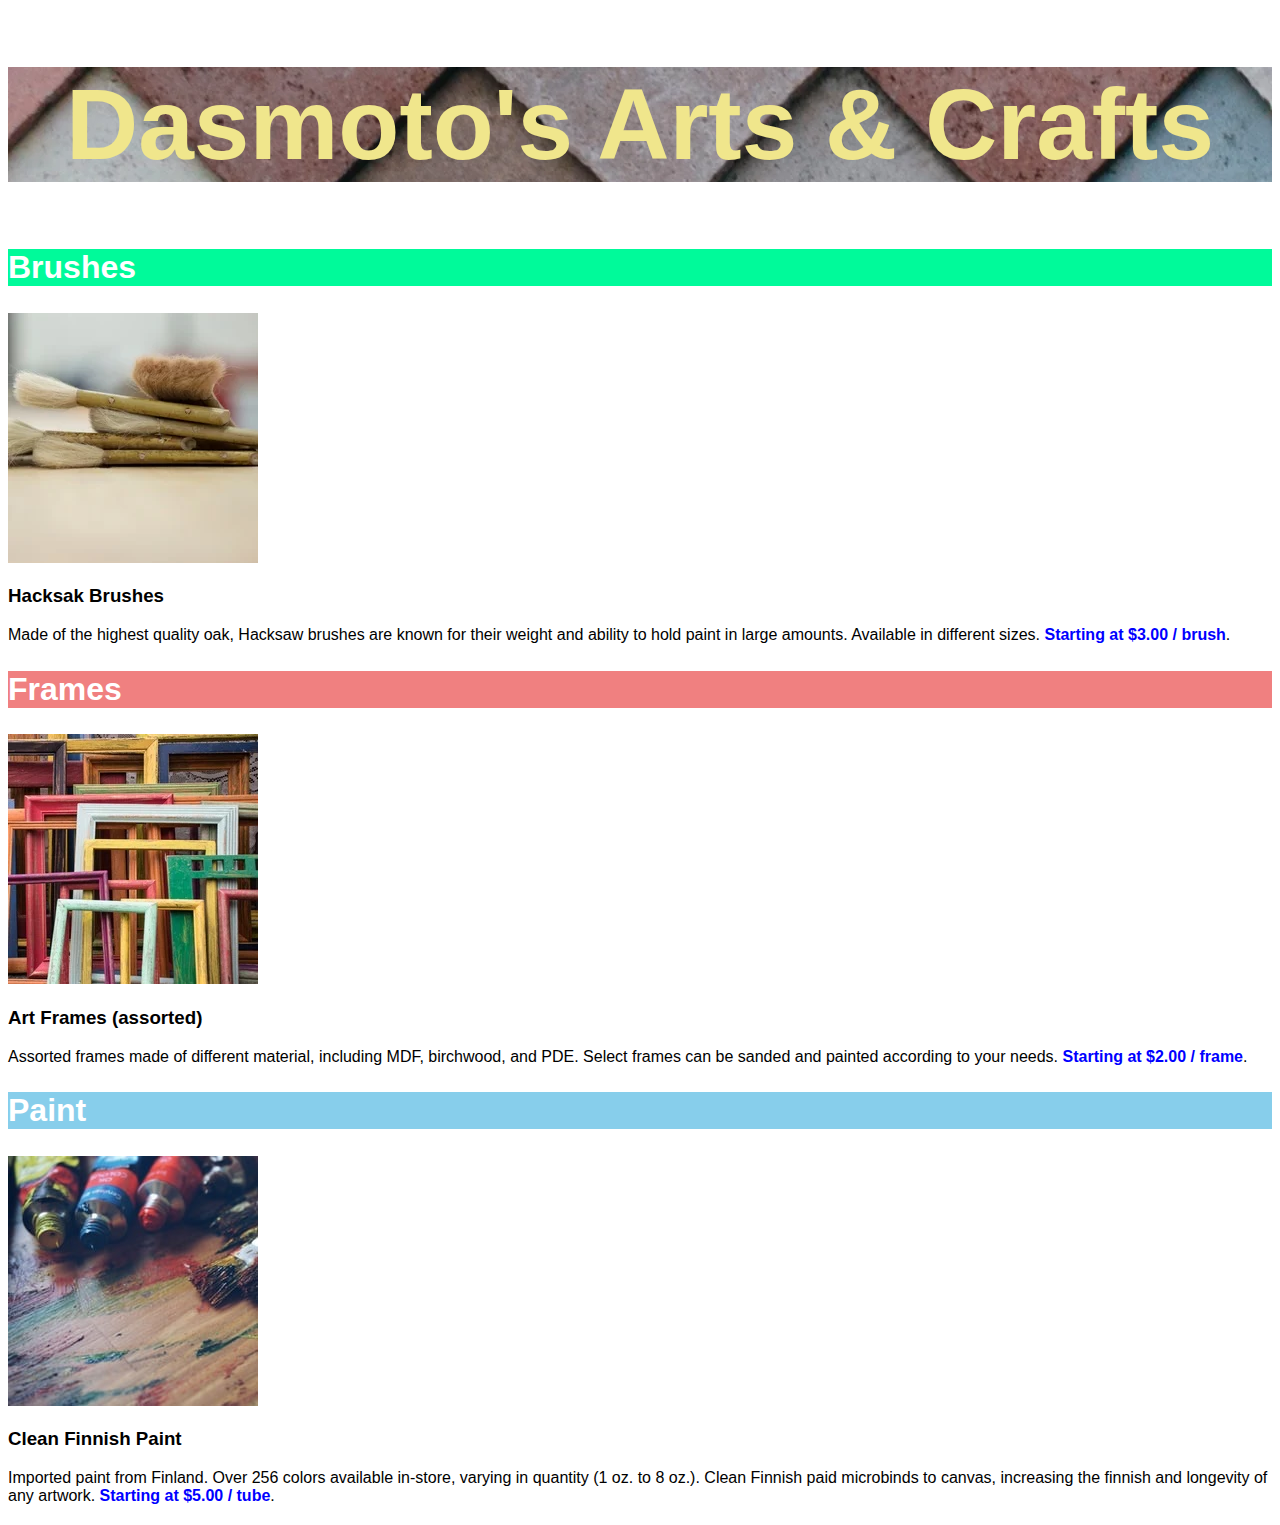
<file: Dasmoto/index.html>
<!DOCTYPE html>
<html>
    <head>
        <title>Dasmoto's project - Inaki Juaniz-Velilla</title>
        <link href="./resources/css/index.css" type="text/css" rel="stylesheet" />
    </head>
    <body>
        <header>
            <h1>Dasmoto's Arts & Crafts</h1>
        </header>
        <main>
            <section>
                <h2 class="first">Brushes</h2>
                <img src="./resources/img/hacksaw.webp" alt="Paint brushes on a table">
                <h3>Hacksak Brushes</h3>
                <p>Made of the highest quality oak, Hacksaw brushes are known for their weight and ability to hold paint in large amounts. Available in different sizes. <span class="price-highlighted">Starting at $3.00 / brush</span>.</p>
            </section>
            <section>
                <h2 class="second">Frames</h2>
                <img src="./resources/img/frames.webp" alt="Paint brushes on a table">
                <h3>Art Frames (assorted)</h3>
                <p>Assorted frames made of different material, including MDF, birchwood, and PDE. Select frames can be sanded and painted according to your needs. <span class="price-highlighted">Starting at $2.00 / frame</span>.</p>
            </section>
            <section>
                <h2 class="third">Paint</h2>
                <img src="./resources/img/finnish.jpeg" alt="Paint brushes on a table">
                <h3>Clean Finnish Paint</h3>
                <p>Imported paint from Finland. Over 256 colors available in-store, varying in quantity (1 oz. to 8 oz.). Clean Finnish paid microbinds to canvas, increasing the finnish and longevity of any artwork. <span class="price-highlighted">Starting at $5.00 / tube</span>.</p>
            </section>
        </main>
    </body>
</html>
</file>
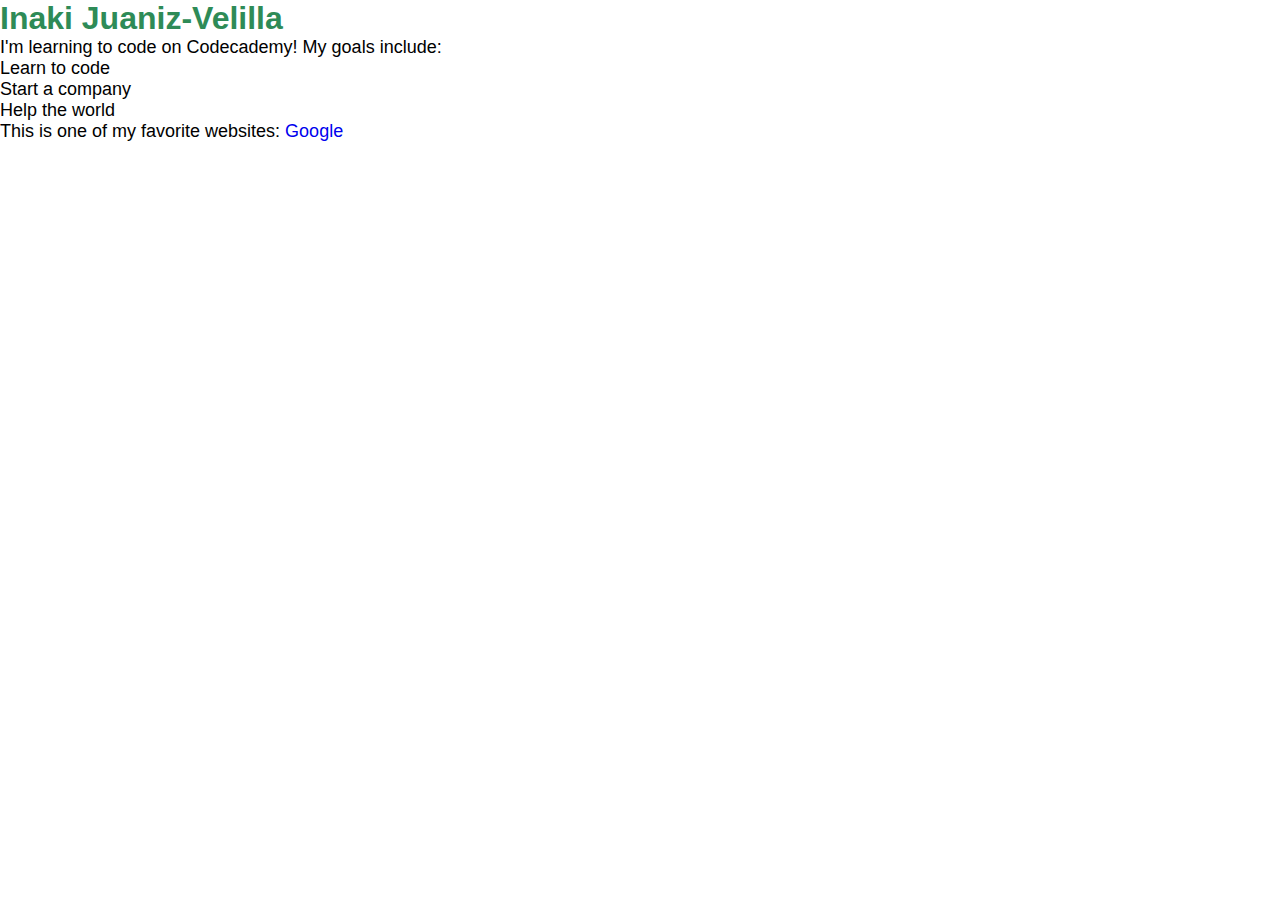
<file: DevProject/index.html>
<!DOCTYPE html>
<html>
    <head>
        <title>My Codeacademy Test Site</title>
        <link href="./resources/css/index.css" type="text/css" rel="stylesheet">
    </head>
    
    <body>
        <h1>Inaki Juaniz-Velilla</h1>
        <p>I'm learning to code on Codecademy! My goals include:</p>
        <ul>
            <li>Learn to code</li>
            <li>Start a company</li>
            <li>Help the world</li>
        </ul>
        <p>This is one of my favorite websites: <a href="https://www.google.com/" target="_blank">Google</a></p>
    </body>
</html>
</file>
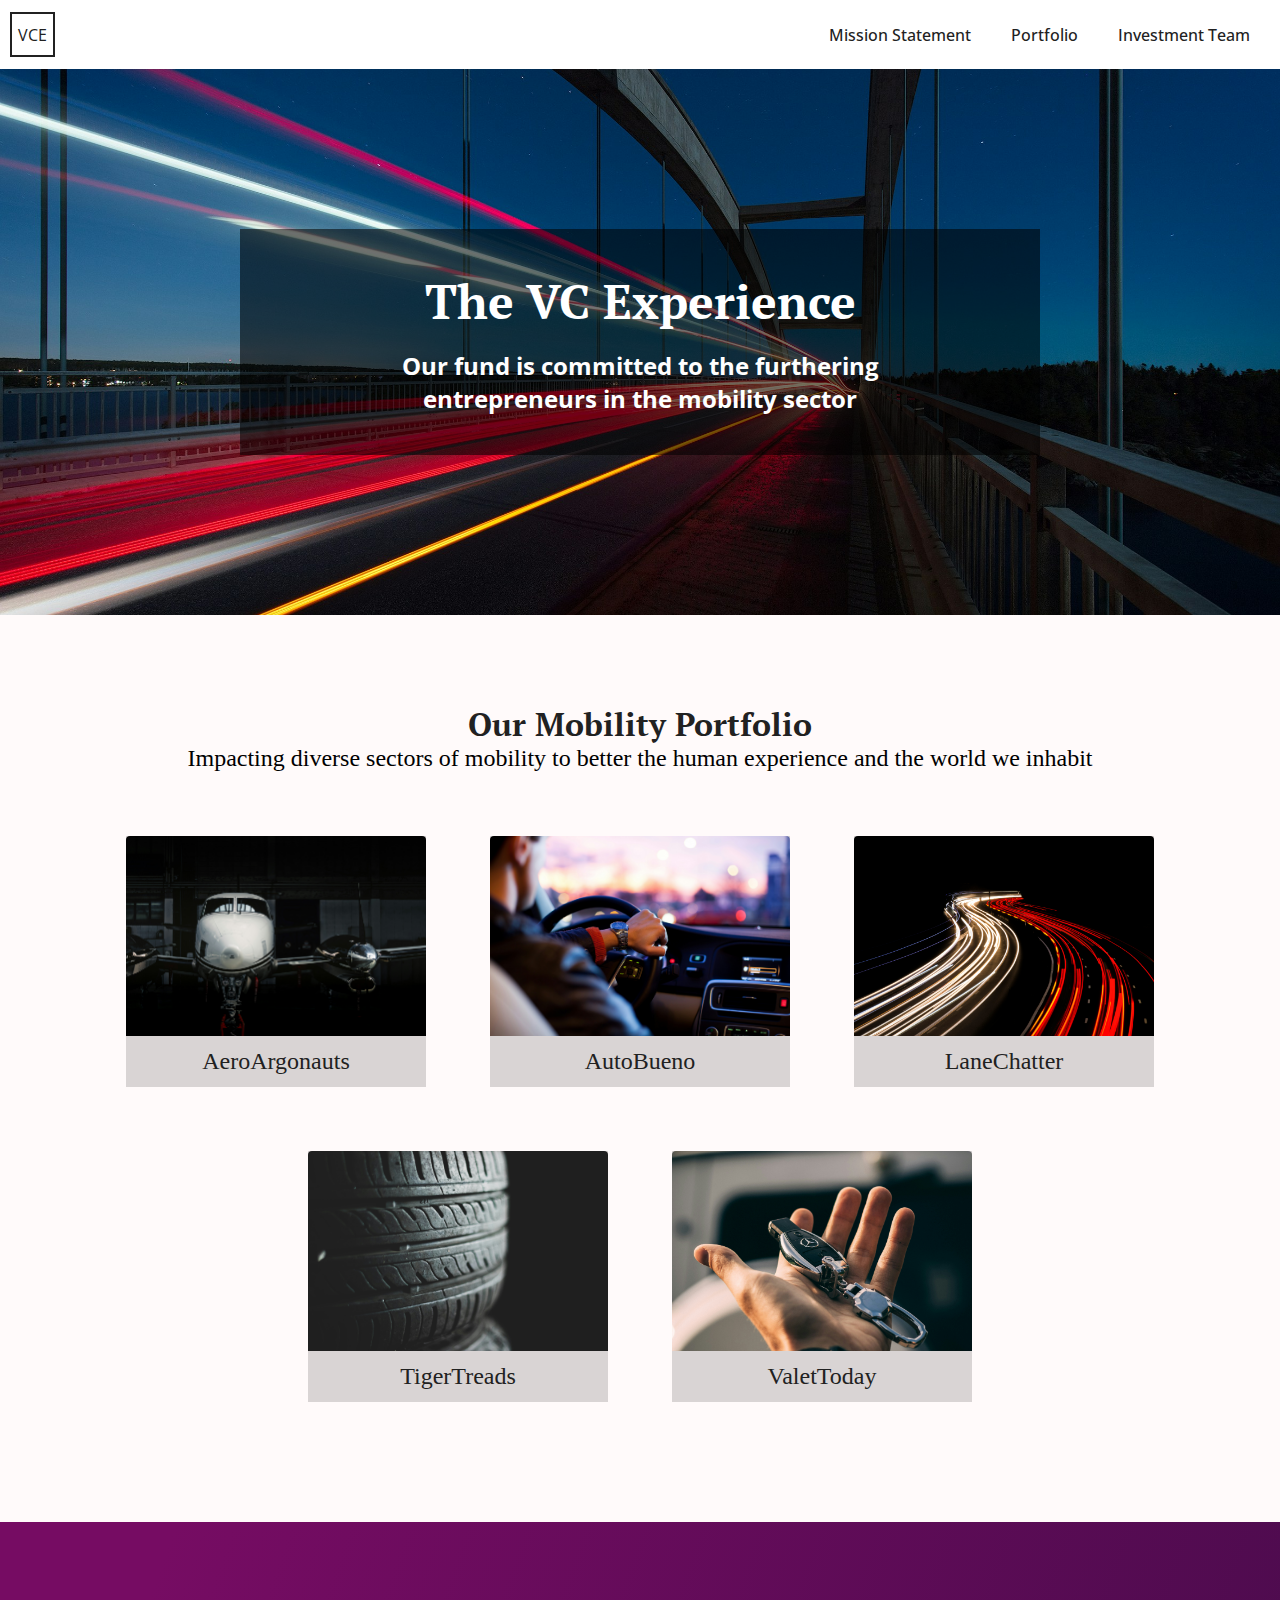
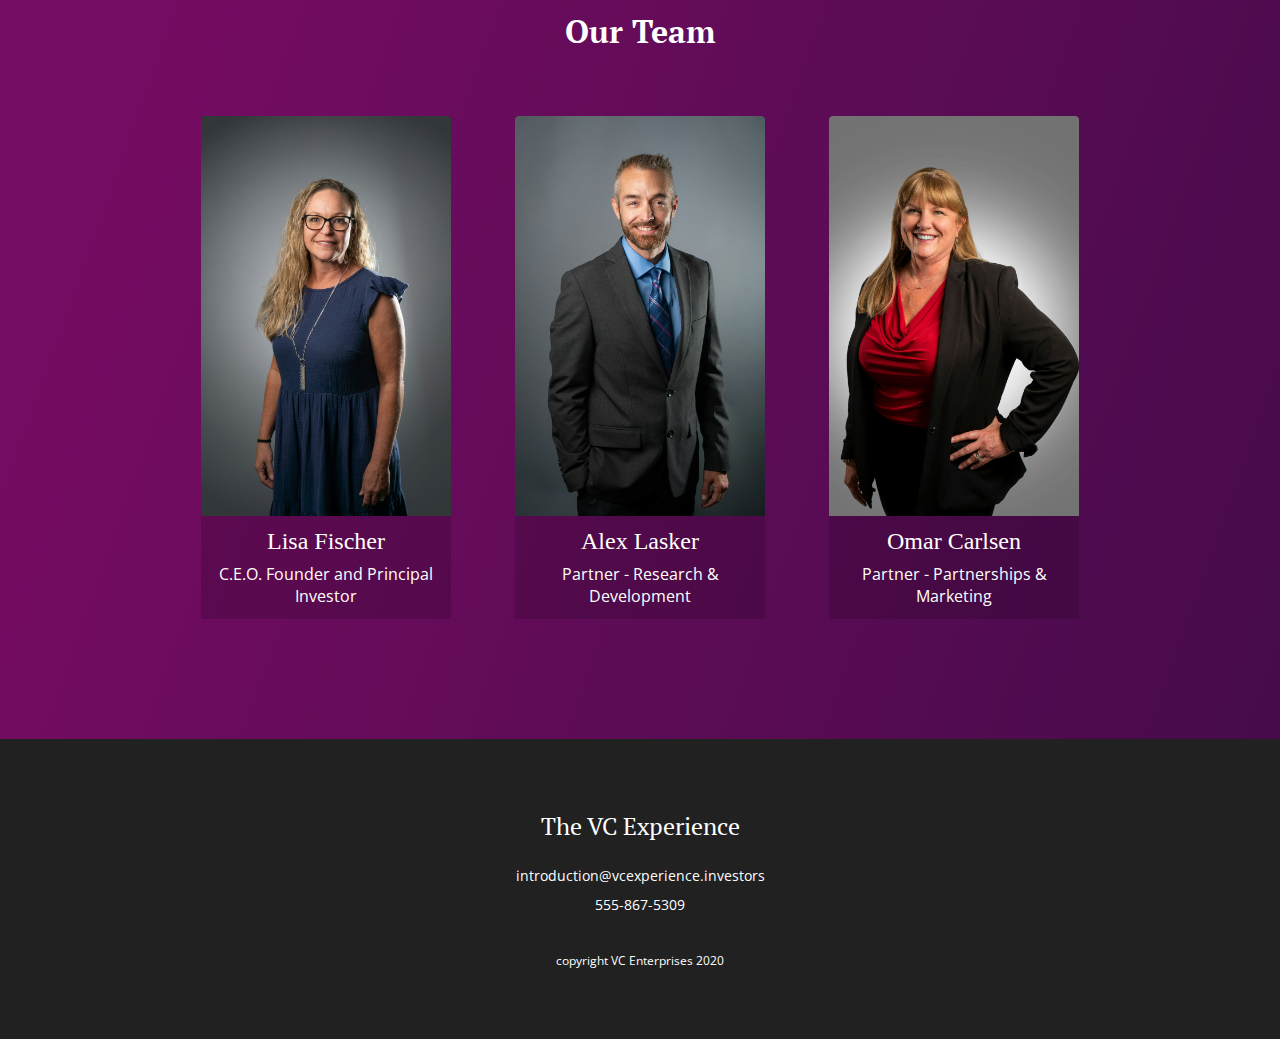
<file: flexbox-business-site/index.html>
<!DOCTYPE html>
<html lang="en">
<head>
    <meta charset="UTF-8">
    <meta http-equiv="X-UA-Compatible" content="IE=edge">
    <meta name="viewport" content="width=device-width, initial-scale=1.0">
    <title>Flexbox Business Site Project</title>
    <link rel="preconnect" href="https://fonts.googleapis.com">
    <link rel="preconnect" href="https://fonts.gstatic.com" crossorigin>
    <link href="https://fonts.googleapis.com/css2?family=Open+Sans:ital,wght@0,300..800;1,300..800&family=PT+Serif:ital,wght@0,400;0,700;1,400;1,700&display=swap" rel="stylesheet">
    <link href="styles.css" type="text/css" rel="stylesheet">
</head>
<body>
    <nav class="navbar">
        <div class="nav-logo-container">
            <a href="#" class="logo">VCE</a>
        </div>
        <ul>
            <li><a href="#">Mission Statement</a></li>
            <li><a href="#">Portfolio</a></li>
            <li><a href="#">Investment Team</a></li>
        </ul>
    </nav>
    <main>
        <header>
            <div class="header-container">
                <h1>The VC Experience</h1>
                <h3>Our fund is committed to the furthering entrepreneurs in the mobility sector</h3>
            </div>
        </header>
        <section class="portfolio">
            <div class="portfolio-header-container">
                <h2 class="section-header">Our Mobility Portfolio</h2>
                <div class="section-subheader">Impacting diverse sectors of mobility to better the human experience and the world we inhabit</div>
            </div>
            <div class="portfolio-card-container">
                <div class="card card-portfolio card-one">
                    <img src="images/david-b-o27uCBOPbG0-unsplash.jpg" class="card-image" />
                    <div class="card-label">AeroArgonauts</div>
                </div>
                <div class="card card-portfolio card-two">
                    <img src="images/why-kei-8e2gal_GIE8-unsplash.jpg" class="card-image" />
                    <div class="card-label">AutoBueno</div>
                </div>
                <div class="card card-portfolio card-three">
                    <img src="images/robin-pierre-dPgPoiUIiXk-unsplash.jpg" class="card-image" />
                    <div class="card-label">LaneChatter</div>
                </div>
                <div class="card card-portfolio card-four">
                    <img src="images/benjamin-brunner-Ebd514pvJA0-unsplash.jpg" class="card-image" />
                    <div class="card-label">TigerTreads</div>
                </div>
                <div class="card card-portfolio card-five">
                    <img src="images/roland-denes-EWf48MRVUNE-unsplash.jpg" class="card-image" />
                    <div class="card-label">ValetToday</div>
                </div>
            </div>
        </section>
        <section class="team">
            <div class="team-header-container">
                <h2 class="section-header">Our Team</h2>
            </div>
            <div class="team-container">
                <div class="card card-team card-one">
                    <img src="images/tony-luginsland-ODrd-02Q6JI-unsplash.jpg" class="card-image" />
                    <div class="card-label-container">
                        <div class="name">Lisa Fischer</div>
                        <div class="role">C.E.O. Founder and Principal Investor</div>
                    </div>
                </div>
                <div class="card card-team card-two">
                    <img src="images/tony-luginsland-LSh8xlEoNZc-unsplash.jpg" class="card-image" />
                    <div class="card-label-container">
                        <div class="name">Alex Lasker</div>
                        <div class="role">Partner - Research & Development</div>
                    </div>
                </div>
                <div class="card card-team card-three">
                    <img src="images/tony-luginsland-OswNOXPNU1k-unsplash.jpg" class="card-image" />
                    <div class="card-label-container">
                        <div class="name">Omar Carlsen</div>
                        <div class="role">Partner - Partnerships & Marketing</div>
                    </div>
                </div>
            </div>
        </section>
    </main>
    <footer>
        <div class="footer-title">The VC Experience</div>
        <div class="footer-email">introduction@vcexperience.investors</div>
        <div class="footer-phone">555-867-5309</div>
        <div class="footer-copyright">copyright VC Enterprises 2020</div>
    </footer>
</body>
</html>
</file>
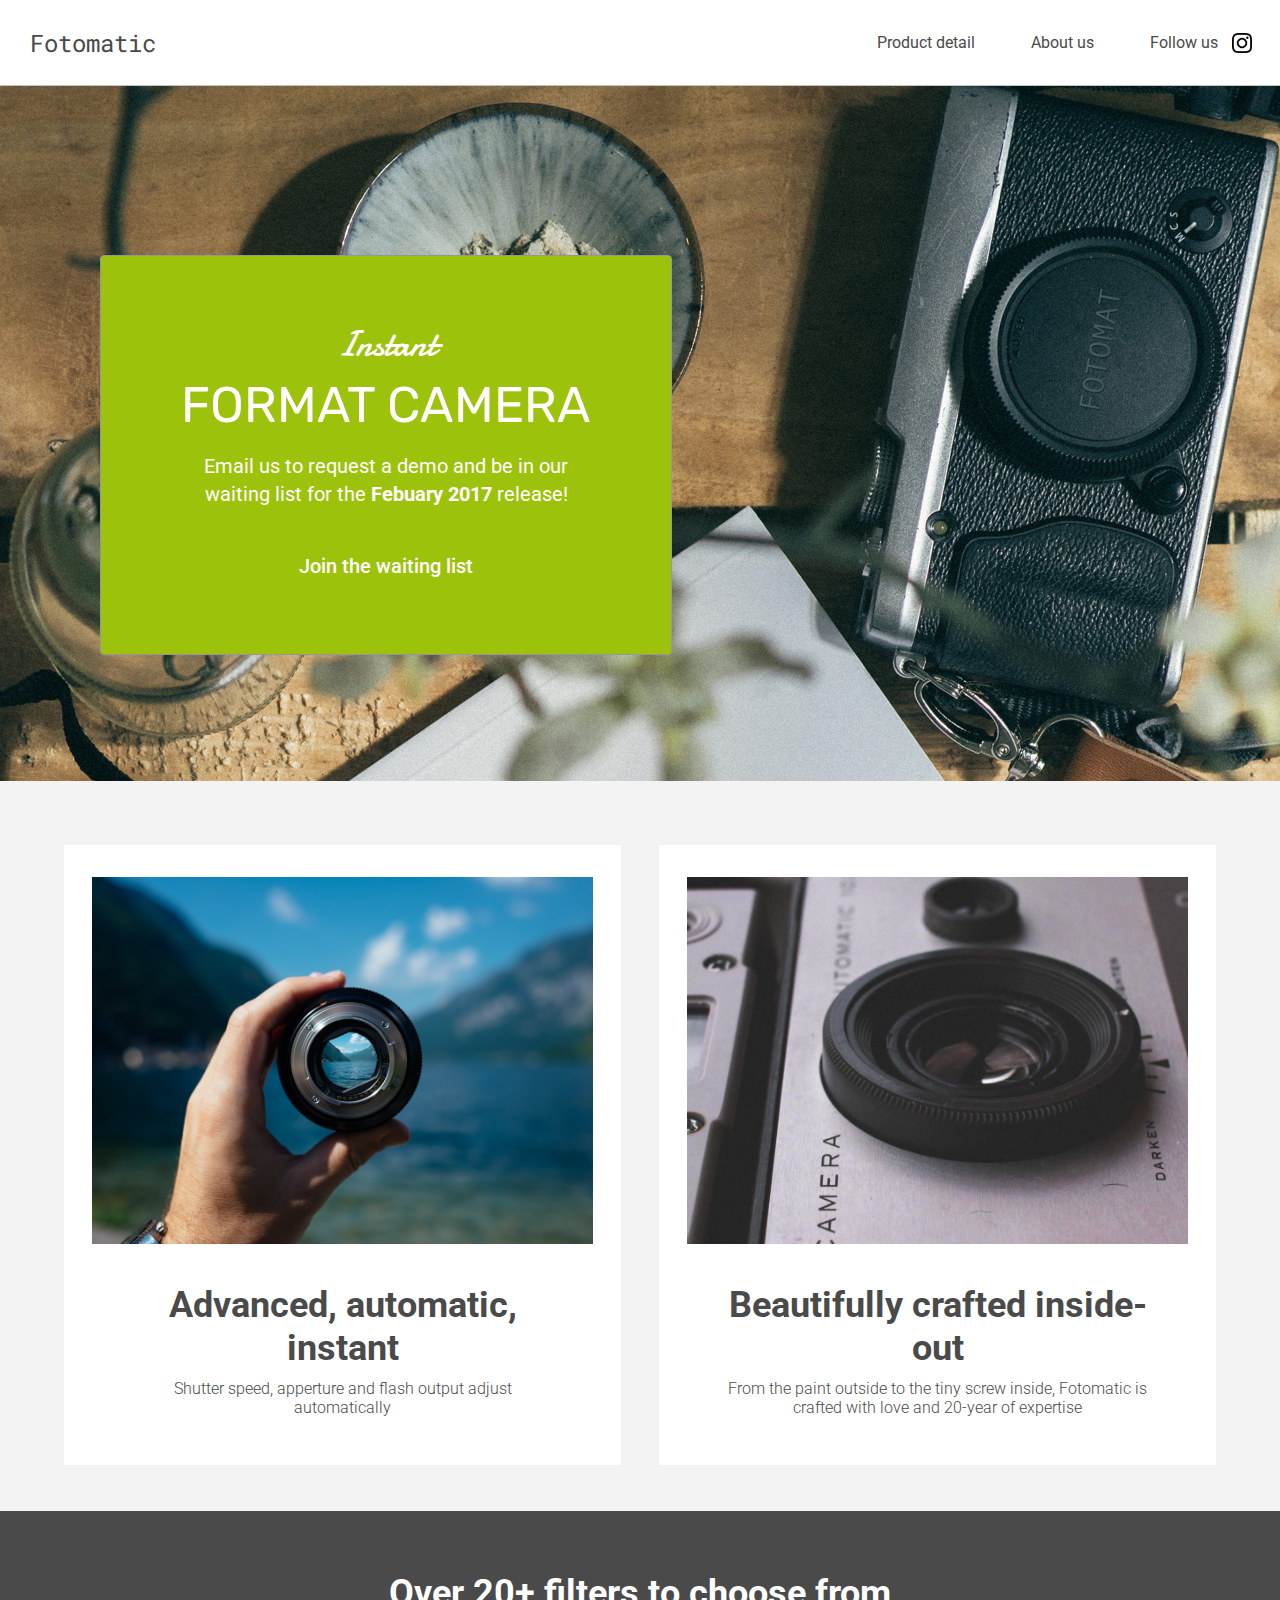
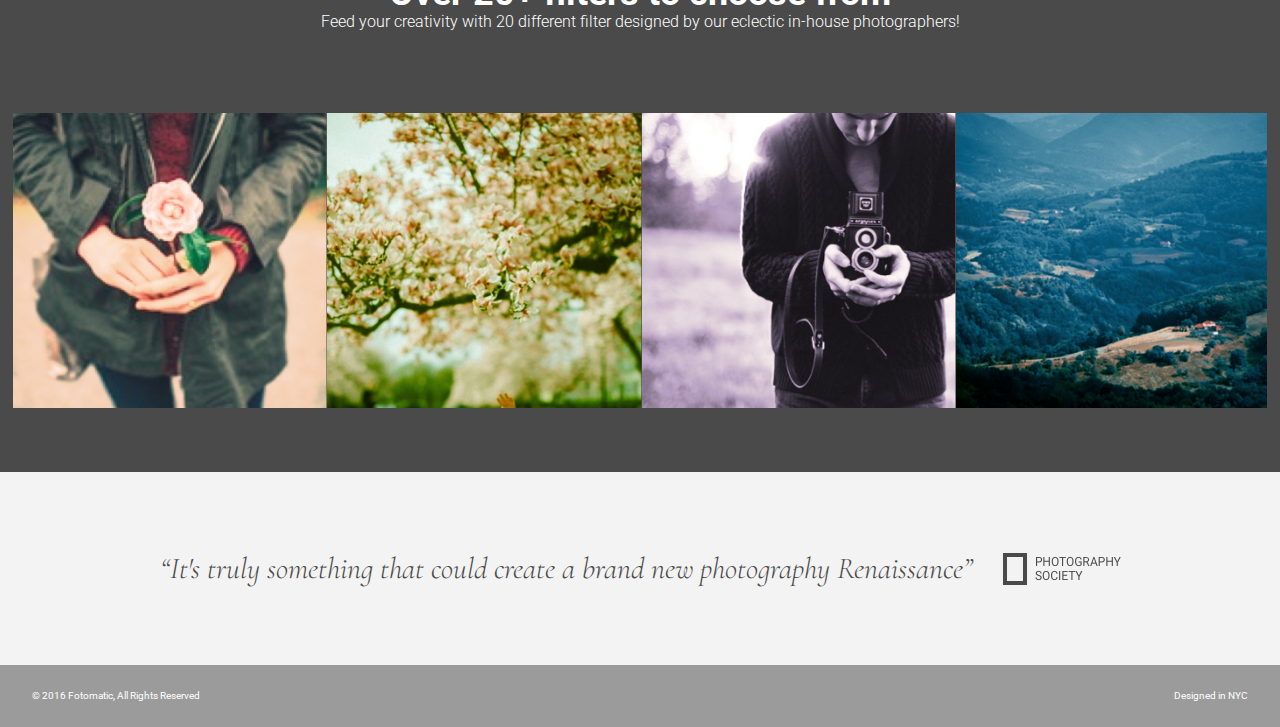
<file: Fotomatic/index.html>
<!DOCTYPE html>
<html lang="en-US">
<head>
  <meta charset="UTF-8">
  <meta name="viewport" content="width=device-width, initial-scale=1, minimum-scale=1">
  <link rel="preconnect" href="https://fonts.googleapis.com">
  <link rel="preconnect" href="https://fonts.gstatic.com" crossorigin>
  <link href="https://fonts.googleapis.com/css?family=Damion" rel="stylesheet">
  <link href="https://fonts.googleapis.com/css?family=Rubik" rel="stylesheet">
  <link href="https://fonts.googleapis.com/css?family=Roboto:300,400,600,700" rel="stylesheet">
  <link href="https://fonts.googleapis.com/css2?family=Roboto+Mono&display=swap" rel="stylesheet">
  <link href="https://fonts.googleapis.com/css2?family=Cormorant+Infant:ital,wght@1,300;1,400&display=swap" rel="stylesheet">
  <link rel="stylesheet" href="./resources/css/reset.css">
  <link rel="stylesheet" href="./resources/css/style.css">
</head>
<body>
  <!-- Header -->
  <header>
    <div class="content">
      <a href="index.html" class="desktop logo">Fotomatic</a>
      <nav class="desktop">
        <ul>
          <li><a href="#">Product detail</a></li>
          <li><a href="#">About us</a></li>
          <li><a href="https://www.instagram.com/">Follow us <img class="icon" src="./resources/images/instagram.png"></a></li>
        </ul>
      </nav>
      <nav class="mobile">
        <ul>
          <li><a href="#"><img src="./resources/images/ic-logo.svg"></a></li>
          <li><a href="#"><img src="./resources/images/ic-product-detail.svg"></a></li>
          <li><a href="#"><img src="./resources/images/ic-about-us.svg"></a></li>
          <li><a href="#" class="button">Join us</a></li>
        </ul>
      </nav>
    </div>
  </header>

  <!-- Main Content -->
  <main class="main-content">

    <!-- Sign Up Section -->
    <section id="sign-up-section" class="banner">
      <div id="sign-up-cta">
        <div class="content center">
          <div class="header">
            <h2 class="cursive">Instant</h2>
            <h1 class="striking">FORMAT CAMERA</h1>
          </div>
          <div class="email">
            <span>
              Email us to request a demo and be in our waiting list for the <strong>Febuary 2017</strong> release!
            </span>
            <div class="button">Join the waiting list</div>
          </div>
        </div>
      </div>
    </section>

    <!-- Features Section -->
    <section id="features-section">
      <div class="feature">
        <div class="center">
          <div class="image-container">
            <img src="./resources/images/feature-1.png" />
          </div>
          <div class="content">
            <h2>Advanced, automatic, instant</h2>
            <h3>Shutter speed, apperture and flash output adjust automatically</h3>
          </div>
        </div>
      </div>
      <div class="feature">
        <div class="center">
          <div class="image-container">
            <img src="./resources/images/feature-2.png" />
          </div>
          <div class="content">
            <h2>Beautifully crafted inside-out</h2>
            <h3>From the paint outside to the tiny screw inside, Fotomatic is crafted with love and 20-year of expertise</h3>
          </div>
        </div>
      </div>
    </section>

    <!-- Filters Section -->
    <section id="filters-section">
      <div class="content center">
        <h2>Over 20+ filters to choose from</h2>
        <h3>Feed your creativity with 20 different filter designed by our eclectic in-house photographers!</h3>
      </div>
      <div class="images-container">
        <div class="image-container">
          <img src="./resources/images/filter-1.png" />
        </div>
        <div class="image-container">
          <img src="./resources/images/filter-2.png" />
        </div>
        <div class="image-container">
          <img src="./resources/images/filter-3.png" />
        </div>
        <div class="image-container extra">
          <img src="./resources/images/filter-4.png" />
        </div>
      </div>
    </section>

    <!-- Quotes Section -->
    <section id="quotes-section">
      <div class="content center">
        <span class="quote">“It's truly something that could create a brand new photography Renaissance”</span>
        <img class="quote-citation" src="./resources/images/photography-logo.png" />
      </div>
    </section>
  
    <!-- Footer -->
    <footer>
      <div class="content">
        <span class="copyright">© 2016  Fotomatic, All Rights Reserved</span>
        <span class="location">Designed in NYC</span>
      </div>
    </footer>
  </main>
</body>
</html>
</file>
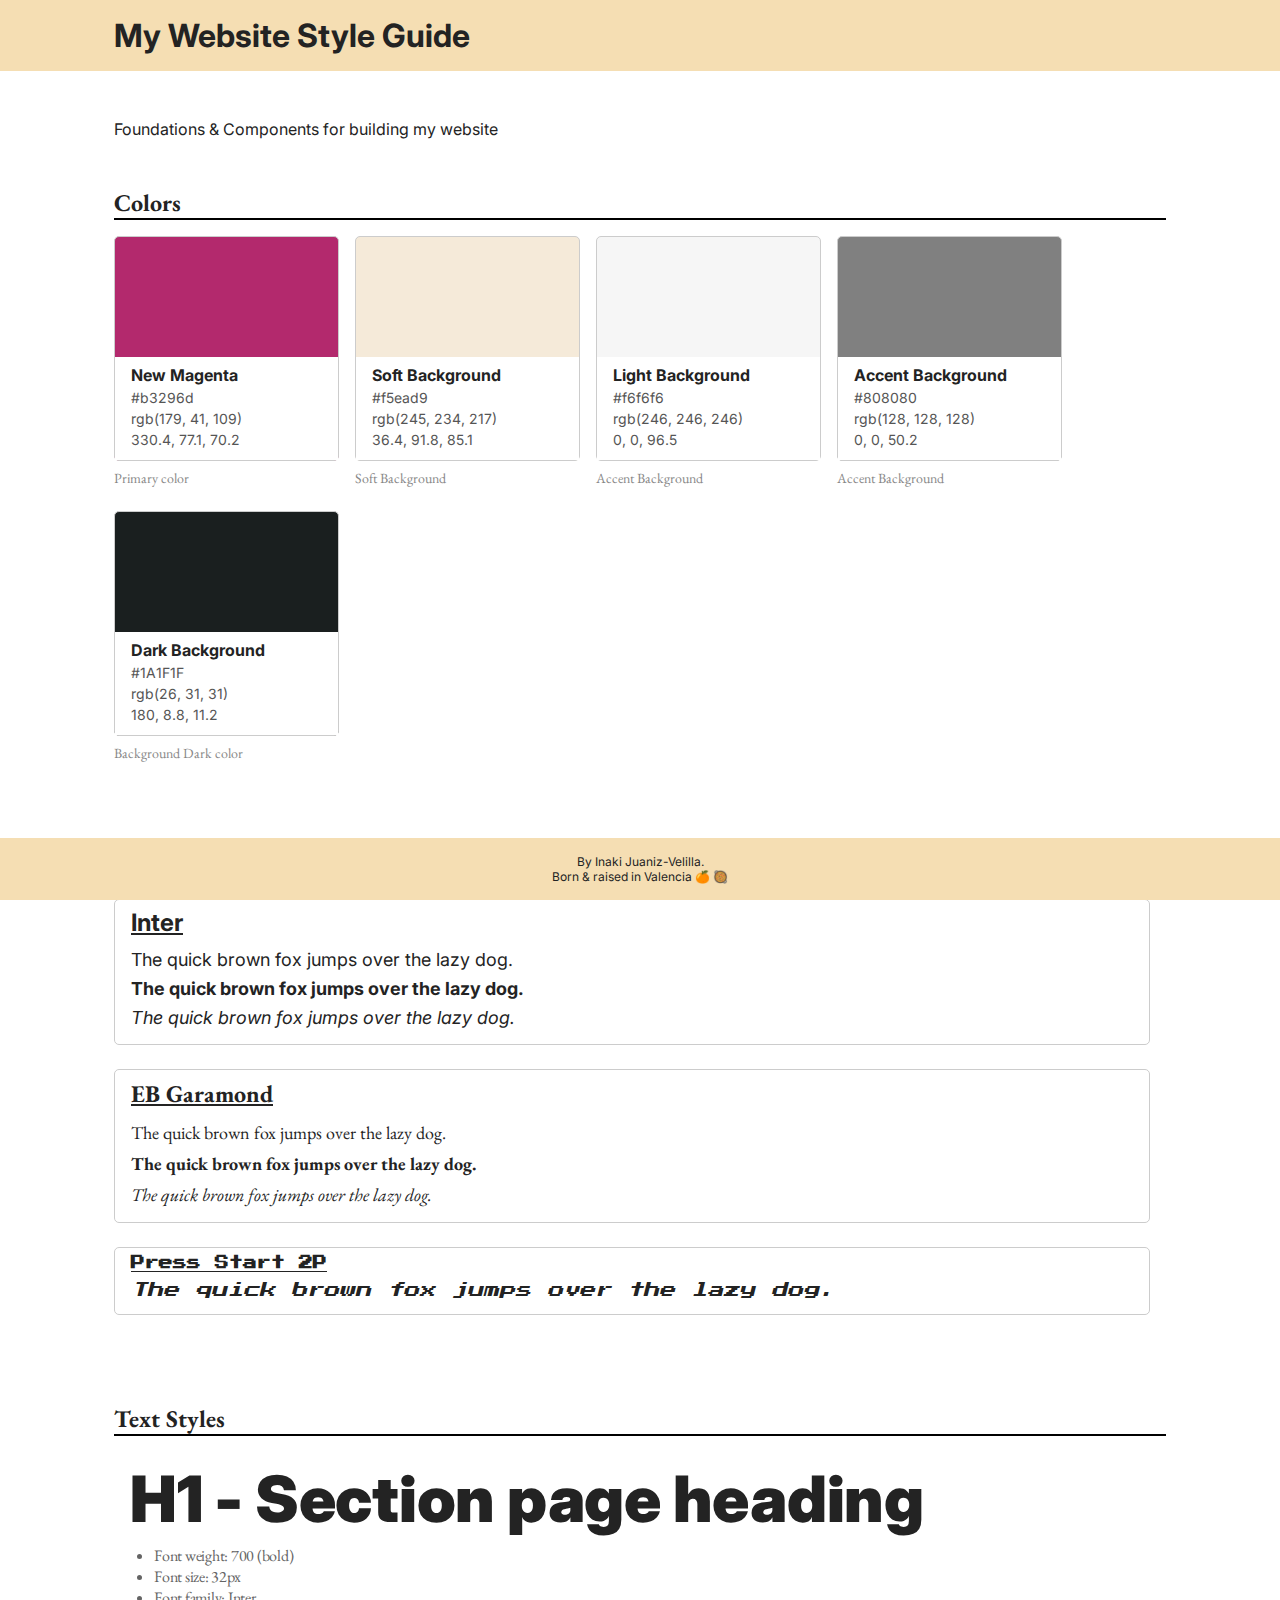
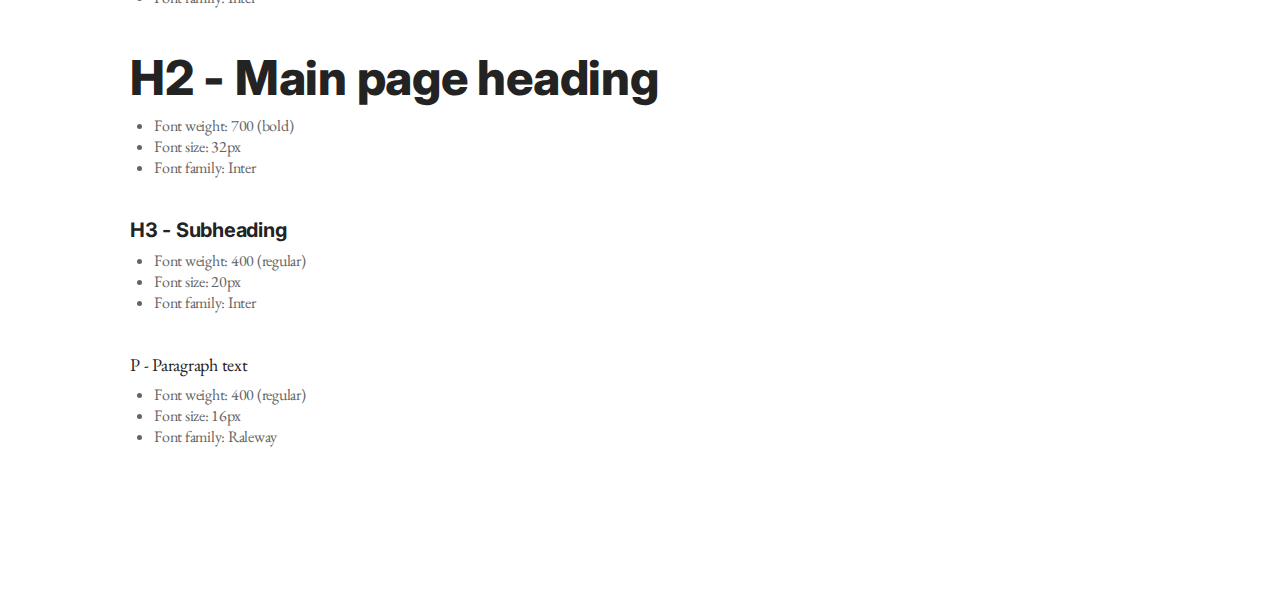
<file: StyleGuide/index.html>
<!DOCTYPE hmtl>
<html lang="en">
  <head>
    <meta charset="UTF-8">
    <meta http-equiv="X-UA-Compatible" content="IE=edge">
    <meta name="viewport" content="width=device-width, initial-scale=1.0">
    <title>My Website Style Guide</title>
    <link rel="preconnect" href="https://fonts.googleapis.com">
    <link rel="preconnect" href="https://fonts.gstatic.com" crossorigin>
    <link href="https://fonts.googleapis.com/css2?family=EB+Garamond:ital,wght@0,400;0,700;1,400&family=Inter:wght@400;700;800;900&family=Press+Start+2P&display=swap" rel="stylesheet">
    <link href="index.css" type="text/css" rel="stylesheet">
  </head>
<body>
  <nav>
    <h1>My Website Style Guide</h1>
  </nav>
  <main>
    <header>
      <p>Foundations & Components for building my website</p>
    </header>
    <section class="colors">
      <h2>Colors</h2>
      <div class="container-colors">
        <div class="wrapper-card">
          <div class="card card-one">
            <div class="reference">
              <div class="reference-name">New Magenta</div>
              <div class="reference-code">#b3296d</div>
              <div class="reference-rgb">rgb(179, 41, 109)</div>
              <div class="reference-hsl">330.4, 77.1, 70.2</div>
            </div>
          </div>
          <div class="card-note">Primary color</div>
        </div>
        <div class="wrapper-card">
          <div class="card card-two">
            <div class="reference">
              <div class="reference-name">Soft Background</div>
              <div class="reference-code">#f5ead9</div>
              <div class="reference-rgb">rgb(245, 234, 217)</div>
              <div class="reference-hsl">36.4, 91.8, 85.1</div>
            </div>
          </div>
          <div class="card-note">Soft Background</div>
        </div>
        <div class="wrapper-card">
          <div class="card card-three">
            <div class="reference">
              <div class="reference-name">Light Background</div>
              <div class="reference-code">#f6f6f6</div>
              <div class="reference-rgb">rgb(246, 246, 246)</div>
              <div class="reference-hsl">0, 0, 96.5</div>
            </div>
          </div>
          <div class="card-note">Accent Background </div>
        </div>
        <div class="wrapper-card">
          <div class="card card-four">
            <div class="reference">
              <div class="reference-name">Accent Background</div>
              <div class="reference-code">#808080</div>
              <div class="reference-rgb">rgb(128, 128, 128)</div>
              <div class="reference-hsl">0, 0, 50.2</div>
            </div>
          </div>
          <div class="card-note">Accent Background </div>
        </div>
        <div class="wrapper-card">
          <div class="card card-five">
            <div class="reference">
              <div class="reference-name">Dark Background</div>
              <div class="reference-code">#1A1F1F</div>
              <div class="reference-rgb">rgb(26, 31, 31)</div>
              <div class="reference-hsl">180, 8.8, 11.2</div>
            </div>
          </div>
          <div class="card-note">Background Dark color</div>
        </div>
      </div>
    </section>
    <section class="fonts">
      <h2>Fonts</h2>
      <div class="container-fonts">
        <div class="wrapper-card">
          <div class="card card-one">
            <div class="font font-header">Inter</div>
            <div class="font font-sample">The quick brown fox jumps over the lazy dog.</div>
            <div class="font font-sample">The quick brown fox jumps over the lazy dog.</div>
            <div class="font font-sample">The quick brown fox jumps over the lazy dog.</div>
          </div>
        </div>
        <div class="wrapper-card">
          <div class="card card-two">
            <div class="font font-header">EB Garamond</div>
            <div class="font font-sample">The quick brown fox jumps over the lazy dog.</div>
            <div class="font font-sample">The quick brown fox jumps over the lazy dog.</div>
            <div class="font font-sample">The quick brown fox jumps over the lazy dog.</div>
          </div>
        </div>
        <div class="wrapper-card">
          <div class="card card-three">
            <div class="font font-header">Press Start 2P</div>
            <div class="font font-sample">The quick brown fox jumps over the lazy dog.</div>
          </div>
        </div>
      </div>
    </section>
    <section class="styles">
      <h2>Text Styles</h2>
      <div class="container-styles">
        <div class="wrapper-card">
          <div class="card card-one">
            <div class="styles styles-header">H1 - Section page heading</div>
            <ul class="styles-list">
              <li class="styles-sample">Font weight: 700 (bold)</li>
              <li class="styles-sample">Font size: 32px</li>
              <li class="styles-sample">Font family: Inter</li>
            </ul>
          </div>
        </div>
        <div class="wrapper-card">
            <div class="card card-two">
              <div class="styles styles-header">H2 - Main page heading</div>
              <ul class="styles-list">
                <li class="styles-sample">Font weight: 700 (bold)</li>
                <li class="styles-sample">Font size: 32px</li>
                <li class="styles-sample">Font family: Inter</li>
              </ul>
            </div>
          </div>
        <div class="wrapper-card">
          <div class="card card-three">
            <div class="styles styles-header">H3 - Subheading</div>
            <ul class="styles-list">
              <li class="styles-sample">Font weight: 400 (regular)</li>
              <li class="styles-sample">Font size: 20px</li>
              <li class="styles-sample">Font family: Inter</li>
            </ul>
          </div>
        </div>
        <div class="wrapper-card">
          <div class="card card-four">
            <div class="styles styles-header">P - Paragraph text</div>
            <ul class="styles-list">
              <li class="styles-sample">Font weight: 400 (regular)</li>
              <li class="styles-sample">Font size: 16px</li>
              <li class="styles-sample">Font family: Raleway</li>
            </ul>
          </div>
        </div>
      </div>
    </section>
  </main>
  <footer>
    <p>By Inaki Juaniz-Velilla.</p>
    <p>Born & raised in Valencia 🍊 🥘</p>
  </footer>
</body>
</html>
</file>
<file: Dasmoto/resources/css/index.css>
/* * {
    box-sizing: border-box;
    margin: 0;
    padding: 0;
} */

body {
    /* margin: 10px; */
    font-family: Helvetica, Arial, sans-serif;
}

h1 {
    /* margin: 80px 0; */
    font-size: 100px;
    font-weight: bold;
    color: khaki;
    text-align: center;
    background-image: url('../img/pattern.webp');
}

h2 {
    /* margin-bottom: 20px; */
    font-size: 32px;
    font-weight: bold;
    color: white;
}

h2.first {
    background-color: mediumspringgreen;
}

h2.second {
    background-color: lightcoral;
}

h2.third {
    background-color: skyblue;
}

/* h3 {
    margin: 20px 0;
} */

p {
    margin-bottom: 20px;
}

.price-highlighted {
    font-weight: bold;
    color: blue;
}
</file>
<file: DevProject/resources/css/index.css>
* {
    box-sizing: border-box;
    margin: 0;
    padding: 0;
    font-family: Helvetica, Arial, sans-serif;
}

h1 {
    color: SeaGreen;
}

p, 
li {
    font-size: 18px;
}

a {
    text-decoration: none;
}
</file>
<file: flexbox-business-site/styles.css>
/* Site Stylesheet
  1. Global Styles
  2. Typography Styles
  3. Structure Styles
  4. Component Styles
===================================== */

/* 1. Global Styles
===================================== */
* {
    box-sizing: border-box;
    margin: 0;
    padding: 0;
    border: 0;
}

.clearfix::after {
    content: "";
    clear: both;
    display: table;
}

.float-right {
    float: right;
}

:root {
    --type-serif: 'PT Serif', 'Times New Roman', Times, serif;
    --type-sans-serif: 'Open Sans', Helvetica, Arial, sans-serif;
    --clr-black: #212121;
    --clr-white: #fff;
    --height-nav: 69px;
    --height-nav-lg: 104px;
    --height-foot: 300px;
    --font-xlg: 48px;
    --font-lg: 32px;
    --font-md: 24px;
    --font-mx: 20px;
    --font-reg: 16px;
    --font-sm: 14px;
    --font-xsm: 12px;
    --font-xxsm: 10px
}

/* 2. Typography Styles
===================================== */
h1,
h2,
h3,
h4,
h5,
h6,
.navbar li,
p {
    font-family: var(--type-serif);
    color: var(--clr-black);
    text-align: center;
    text-rendering: optimizeLegibility;
    -webkit-font-smoothing: antialiased;

}

/* 3. Structure Styles
===================================== */


/* 4. Section Styles
===================================== */
/* NavBar */
.navbar {
    position: fixed;
    top: 0;
    left: 0;
    display: flex;
    justify-content: space-between;
    align-items: center;
    flex-direction: row;
    padding: 10px;
    width: 100%;
    height: var(--height-nav);
    background-color: var(--clr-white);
    z-index: 10;
}

.navbar a {
    text-decoration: none;
    color: var(--clr-black);
}

.navbar .nav-logo-container {
    display: flex;
    justify-content: center;
    align-items: center;
    width: 45px;
    height: 45px;
    font-size: var(--font-reg);
    font-family: var(--type-sans-serif);
    border: 2px solid var(--clr-black);
    background-color: var(--clr-white);
}

.navbar .nav-logo-container .logo {
    color: var(--clr-black);
}

.navbar .nav-logo-container:hover {
    background-color: var(--clr-black);
}

.navbar .nav-logo-container:hover .logo {
    color: var(--clr-white);
}

.navbar ul {
    display: inline-flex;
    align-items: center;
}

.navbar li {
    padding: 0 20px;
    font-size: var(--font-reg);
    font-weight: 500;
    list-style: none;
    font-family: var(--type-sans-serif);
}

.navbar li a:hover {
    background-color: var(--clr-black);
    color: var(--clr-white);
}

/* Main */
main {
    position: relative;
    display: flex;
    flex-direction: column;
    margin-top: var(--height-nav);
    height: calc(100% - (var(--height-nav) + var(--height-foot)));
}

/* Header */
header {
    position: inherit;
    display: flex;
    justify-content: center;
    align-items: center;
    flex-direction: column;
    background-image: url("images/anders-jilden-SWGW-rW0zeE-unsplash.jpg");
    background-repeat: no-repeat;
    background-size: cover;
    background-position: center center;
}

.header-container {
    margin: 10rem 0;
    padding: 40px 100px;
    width: 800px;
    background-color: rgba(0, 0, 0, .55);
}

.header-container h1 {
    margin-bottom: 16px;
    font-size: var(--font-xlg);
    font-family: var(--type-serif);
    color: var(--clr-white);
}

.header-container h3 {
    font-size: var(--font-md);
    font-family: var(--type-sans-serif);
    color: var(--clr-white);
}

/* Sections - Common stuff */
.portfolio,
.team {
    position: relative;
    display: flex;
    flex-direction: column;
    padding: 88px 24px;
    width: 100%;
    height: auto;
}

.portfolio .portfolio-card-container,
.team .team-container {
    position: relative;
    display: flex;
    flex-wrap: wrap;
    justify-content: center;
    align-items: center;
    margin: 0 auto;
    max-width: 1200px;
    height: auto;
}

.portfolio .portfolio-header-container,
.team .team-header-container {
    margin-bottom: 2rem;
}

.portfolio .portfolio-header-container .section-header,
.team .team-header-container .section-header {
    font-size: var(--font-lg);
}

.portfolio .card,
.team .card {
    display: flex;
    flex-direction: column;
    margin: 2rem;
    background-color: rgba(0,0,0,0.15);
}

/* Section - portfolio */
.portfolio {
    background-color: snow;
}

.portfolio .portfolio-header-container .section-subheader {
    font-size: var(--font-md);
    text-align: center;
}

.portfolio .card .card-image {
    display: block;
    width: 300px;
    height: 200px;
    object-fit: cover;
    border-radius: 4px 4px 0 0;
    /* filter:  contrast(90%) hue-rotate(170deg) saturate(90%) sepia(15%); */
}

.portfolio .card .card-label {
    display: flex;
    justify-content: center;
    align-items: center;
    padding: 12px 16px;
    font-size: var(--font-md);
    color: var(--clr-black);
}

/* Section - team */
.team {
    background-image: linear-gradient( 109.6deg,  rgba(118,12,99,1) 11.2%, rgba(71,11,75,1) 98.6% );
}

.team .team-header-container .section-header {
    color: var(--clr-white);
}

.team .card {
    width: min-content;
}

.team .card .card-image {
    display: block;
    width: 250px;
    height: 400px;
    object-fit: cover;
    border-radius: 4px 4px 0 0;
}

.team .card .card-label-container {
    padding: 12px 16px;
    color: var(--clr-black);
    text-align: center;
}

.team .card-label-container .name,
.team .card-label-container .role {
    color: var(--clr-white);
}

.team .card-label-container .name {
    display: flex;
    justify-content: center;
    align-items: center;
    margin-bottom: 8px;
    font-size: var(--font-md);
}

.team .card-label-container .role {
    display: flex;
    justify-content: center;
    align-items: center;
    font-size: var(--font-reg);
    font-family: var(--type-sans-serif);
}

/* Footer */
footer {
    position: relative;
    display: flex;
    justify-content: center;
    align-items: center;
    flex-direction: column;
    padding: 10px;
    width: 100%;
    height: var(--height-foot);
    background-color: var(--clr-black);
    color: var(--clr-white);
    z-index: 0;
}

footer .footer-title {
    margin-bottom: 24px;
    font-family: var(--type-serif);
    font-size: var(--font-md);
}

footer .footer-email,
footer .footer-phone,
footer .footer-copyright {
    font-family: var(--type-sans-serif);
}

footer .footer-email,
footer .footer-phone {
    font-size: var(--font-sm);
}

footer .footer-copyright {
    font-size: var(--font-xsm);
}

footer .footer-email {
    margin-bottom: 10px;
}

footer .footer-phone {
    margin-bottom: 38px;
}

/* 5. Component Styles
===================================== */


/* Media Queries */
@media screen and (max-width: 870px) {
    .header-container {
        width: 600px;
        padding: 20px 50px;
    }
} 

@media screen and (max-width: 575px) {
    main {
        margin-top: var(--height-nav-lg);
        height: calc(100% - (var(--height-nav-lg) + var(--height-foot)));
    }

    .navbar {
        justify-content: center;
        flex-direction: column;
        height: var(--height-nav-lg);
    }

    .navbar .nav-logo-container {
        margin: 0 auto;
    }

    .navbar ul {
        display: flex;
        justify-content: center;
    }

    .navbar li {
        padding: 10px 20px;
        font-size: var(--font-sm);
    }

    header {
        height: 500px;
    }

    .header-container {
        width: 80%;
        padding: 20px 50px;
    }
    
    .header-container h1 {
        margin-bottom: 16px;
        font-size: var(--font-lg);
    }
    
    .header-container h3 {
        font-size: var(--font-reg);
    }

    .portfolio .portfolio-header-container .section-header,
    .team .team-header-container .section-header {
        font-size: var(--font-md);
    }

    .portfolio .portfolio-header-container .section-subheader {
        font-size: var(--font-reg);
    }

    .portfolio .card .card-label,
    .team .card-label-container .name {
        font-size: var(--font-mx);
    }

    .team .card-label-container .role {
        font-size: var(--font-xsm);
    }

    footer .footer-title {
        font-size: var(--font-md);
    }

    footer .footer-email,
    footer .footer-phone {
        font-size: var(--font-xsm);
    }

    footer .footer-copyright {
        font-size: var(--font-xxsm);
    }
}

@media screen and (max-width: 475px) {
    .navbar {
        justify-content: center;
        flex-direction: column;
        height: auto;
    }

    .navbar .nav-logo-container {
        margin: 0 auto;
    }

    .navbar li {
        font-size: var(--font-xsm);
    }

    header {
        height: 400px;
    }

    .header-container {
        width: 90%;
        padding: 10px 25px;
    }
    
    .header-container h1 {
        margin-bottom: 12px;
        font-size: var(--font-md);
    }
    
    .header-container h3 {
        font-size: var(--font-sm);
    }

    .portfolio .portfolio-header-container .section-header,
    .team .team-header-container .section-header {
        font-size: var(--font-md);
    }

    .portfolio .portfolio-header-container .section-subheader {
        font-size: var(--font-reg);
    }

    .portfolio .card .card-label,
    .team .card-label-container .name {
        font-size: var(--font-mx);
    }

    .team .card-label-container .role {
        font-size: var(--font-xsm);
    }

    footer .footer-title {
        font-size: var(--font-reg);
    }

    footer .footer-email,
    footer .footer-phone {
        font-size: var(--font-xxsm);
    }
}
</file>
<file: Fotomatic/resources/css/style.css>
/* Universal Styles */
*, *::before, *::after {
  box-sizing: border-box;
}

html {
  font-family: "Roboto", sans-serif;
  font-size: 16px;
}

.main-content {
  position: relative;
  top: 5.3125rem; /* To offset for fixed header. */
}

.center {
  text-align: center;
}

.image-container {
  overflow: hidden;
}

.image-container img {
  display: block;
}

@media only screen and (max-width: 760px) {
  .main-content {
    top: 2.5625rem;
    position: relative;
  }
}

/* Header */

header {
  position: fixed;
  width: 100%;
  border-bottom: solid 1px #c6c1c1;
  background-color: white;
  z-index: 10;
}

header .content {
  display: flex;
  align-items: center;
  padding: 0 1.875rem;
  height: 85px;
}

header .logo {
  flex: 1;
  font-size: 1.5rem;
  font-family: "Roboto Mono", monospace;
  font-weight: 400;
  font-style: normal;
  color: #4a4a4a;
}

header nav ul {
  display: flex;
}

nav li {
  display: flex;
  align-items: center;
  padding-left: 3.5rem;
}

nav a {
  vertical-align: bottom;
  line-height: 1.6;
  font-size: 1rem;
  color: #4a4a4a;
}

nav a.button {
  color: #fff;
}

header .icon {
  margin-left: .75rem;
  width: 1rem;
  vertical-align: middle;
  transform: scale(1.25);
}

header .mobile {
  display: none;
}

@media only screen and (max-width: 890px) {
  nav li {
    padding-left: 1.75rem;
  }

  header nav ul {
    display: flex;
    justify-content: center;
    align-items: center;
  }

  .header .content {
    height: 85px;
  }

  header .mobile {
    display: block;
    width: auto;
  }

  header .mobile li:nth-child(-n+3) {
    display: none;
  }

  header .mobile li:last-of-type {
    margin-left: 1.75rem;
    display: block;
    padding: .1875rem .5rem;
    background-color: #9dc20b;
    line-height: 1.6;
    color: white;
    text-align: center;
    border-radius: 4px;
  }
}

@media only screen and (max-width: 760px) {
  nav li {
    padding-left: 0;
  }

  nav a {
    line-height: 0;
  }

  nav a.button {
    line-height: 1.6;
  }

  header .desktop {
    display: none;
  }

  header .content {
    height: 48px;
  }

  header .mobile {
    width: 100%;
  }

  header nav ul {
    display: flex;
    justify-content: space-between;
    align-items: center;
  }

  header .mobile li:nth-child(-n+3) {
    display: flex;
    justify-content: flex-start;
  }

  header .mobile li img {
    transform: scale(1.25);
  }
}

/* Sign Up Section */

#sign-up-section {
  display: flex;
  justify-content: flex-start;
  align-items: flex-start;
  height: 43.5rem;
  background-image: url(../images/banner-landingpage.jpg);
  background-position: center;
  background-repeat: no-repeat;
  background-size: cover;
}

#sign-up-cta {
  margin: 10.625rem 6.25rem;
  padding: 2rem 5rem 3.5rem 5rem;
  border: 1px solid #979797;
  border-radius: 4px;
  background-color: #9dc20b;
}

#sign-up-cta .content {
  width: 25.625rem;
  margin-top: 2rem;
  font-family: "Roboto", sans-serif;
  font-size: 1.25rem;
  line-height: 1.4;
  color: white;
}

#sign-up-cta .header {
  margin-bottom: 0.75rem;
}

#sign-up-cta h1 {
  font-size: 3.125rem;
}

#sign-up-cta h2 {
  font-size: 2.25rem;
}

#sign-up-cta span {
  color: #fff;
  font-size: 1.25rem;
  font-family: "Roboto", sans-serif;
  font-weight: 400;
  line-height: 1.4;
}

#sign-up-cta span strong {
  font-weight: bold;
}

#sign-up-cta .cursive {
  font-family: "Damion", cursive;
}

#sign-up-cta .striking {
  font-family: "Rubik", sans-serif;
  font-weight: 400;
  color: #fff;
  font-size: 3.125rem;
  line-height: 1.4;
}

#sign-up-cta .button {
  margin-top: 1.625rem;
  padding: 1.125rem 5rem;
  font-size: 1.25rem;
  font-family: "Roboto", sans-serif;
  font-weight: 500;
  line-height: 1.4;
}

@media only screen and (max-width: 890px) {
  #sign-up-section {
    align-items: center;
    justify-content: center;
    height: 28rem;
  }

  #sign-up-cta {
    position: static;
    width: auto;
    height: auto;
    background-color: transparent;
    border: none;
  }

  #sign-up-cta .content {
    margin-top: 0;
  }

  #sign-up-cta .email {
    display: none;
  }

  #sign-up-cta .striking {
    font-size: 3.125rem;
  }

  #sign-up-cta .cursive {
    font-size: 2.25rem;
  }
}

@media only screen and (max-width: 450px) {
  #sign-up-section {
    height: 24rem;
    background-position: right;
  }

  #sign-up-cta .cursive {
    font-size: 2.5rem;
  }

  #sign-up-cta .striking {
    font-size: 2.25rem;
  }
}

/* Features Section */

#features-section {
  display: flex;
  justify-content: space-between;
  padding: 4rem 5% 2.875rem;
  background-color: #f3f3f3;
  gap: 2.375rem;
}

.feature {
  background-color: white;
  padding: 2rem 0;
}

.feature .image-container {
  display: flex;
  justify-content: center;
  padding-bottom: 2.5rem;
}

.feature .image-container img {
  width: 90%;
}

.feature .content {
  padding: 0 4rem 1rem;
}

.feature h2 {
  padding-bottom: .5rem;
  font-size: 2.25rem;
  font-weight: bold;
  font-family: "Roboto", sans-serif;
  color: #4a4a4a;
  line-height: 1.2;
}

.feature h3 {
  font-size: 1rem;
  font-family: "Roboto", sans-serif;
  line-height: 1.2;
  font-weight: 300;
  color: #4a4a4a;
}

@media only screen and (max-width: 890px) {
  #features-section {
    padding: 2rem 5% 1.4375rem;
  }

  .feature .content {
    padding: 0 1rem;
  }

  .feature .image-container {
    padding-bottom: 1rem;
  }

  .feature h2 {
    font-size: 1.75rem;
    line-height: 1.4;
    font-weight: 700;
    text-align: left;
  }

  .feature h3 {
    font-size: 1rem;
    line-height: 1.4;
    text-align: left;
  }
}

@media only screen and (max-width: 760px) {
  #features-section {
    flex-direction: row;
    padding: 2rem 5% 1.4375rem;
  }

  .feature {
    margin: 0;
    padding: 1.25rem 1rem 2rem 1rem;
  }
}

@media only screen and (max-width: 450px) {
  #features-section {
    flex-direction: column;
    background-color: white;
    gap: 0.75rem;
    padding: 0;
  }

  #features-section .feature {
    padding: 1rem 1rem 1.875rem;
  }

  #features-section .feature .image-container {
    height: 16rem;
  }

  #features-section .feature .image-container img {
    width: 100%;
    object-fit: cover;
  }

  .feature h2 {
    font-weight: 500;
    text-align: center;
  }

  .feature h3 {
    font-size: 1.25rem;
    text-align: center;
  }

  .feature:first-of-type {
    background-color: #f3f3f3;
  }
}

/* Filters Section */

#filters-section {
  padding: 4rem 0;
  background-color: #4a4a4a;
}

#filters-section .content {
  padding: 0 .625rem;
  margin-bottom: 5rem;
}

#filters-section .content h2 {
  font-size: 2.25rem;
  font-weight: bold;
  color: white;
  font-family: "Roboto", sans-serif;
}

#filters-section .content h3 {
  font-size: 1rem;
  line-height: 1.4;
  font-weight: 300;
  font-family: "Roboto", sans-serif;
  color: white;
}

#filters-section .images-container {
  display: flex;
  flex-direction: row;
  padding: 0 1%;
}

#filters-section .images-container img {
  width: 100%;
  background-position: center;
  background-repeat: no-repeat;
  background-size: cover;
}

@media only screen and (max-width: 890px) {
  #filters-section {
    padding: 4rem 0 0;
  }
  
  #filters-section .content {
    margin-bottom: 3.5rem;
  }

  #filters-section .content h2 {
    margin-bottom: 0.5rem;
    font-size: 2rem;
  }

  #filters-section .images-container {
    padding: 0;
  }
}

@media only screen and (max-width: 760px) {
  #filters-section {
    padding: 1.5rem 0 0 0;
  }

  #filters-section .content {
    margin-bottom: 1rem;
  }

  #filters-section .content h2 {
    padding-bottom: .625rem;
    font-size: 1.125rem;
    line-height: 1.3;
    font-weight: normal;
  }

  #filters-section .content h3 {
    font-size: .875rem;
    line-height: 1.4;
  }

  #filters-section .images-container {
    padding: 0;
  }

  #filters-section .extra {
    display: none;
  }
}

@media only screen and (max-width: 450px) {
  #filters-section {
    padding: 2rem 0 0 0;
  }

  #filters-section .content {
    margin-bottom: 2rem;
    padding: 0 2.25rem;
  }

  #filters-section .content h2 {
    font-size: 1.5rem;
    color: #979797;
  }

  #filters-section .content h3 {
    font-size: 1.125rem;
    color: #979797;
  }
}

/* Quotes Section */

#quotes-section {
  background-color: #f3f3f3;
}

#quotes-section .content {
  display: flex;
  flex-direction: row;
  justify-content: center;
  align-items: center;
  gap: 1.875rem;
  padding: 5rem 0;
}

#quotes-section .quote {
  font-family: "Cormorant Infant", serif;
  font-weight: 300;
  font-style: italic;
  font-size: 1.875rem;
  line-height: 1.1;
  font-style: italic;
  color: #4a4a4a;
}

#quotes-section quote-citation {
  height: 1.875rem;
}

@media only screen and (max-width: 890px) {
  #quotes-section .content {
    padding: 5rem 2rem;
  }

  #quotes-section .content .quote-citation {

  }
}

@media only screen and (max-width: 760px) {
  #quotes-section .content {
    padding: 1.875rem .625rem;
  }

  #quotes-section quote {
    font-size: 1.5rem;
    line-height: 1.4;
  }

  #quotes-section quote-citation {
    display: block;
    padding-top: 1rem;
    margin: auto;
  }
}

@media only screen and (max-width: 450px) {
  #quotes-section .content {
    flex-direction: column;
    padding: 3rem 5rem;
  }

  #quotes-section .quote {
    font-size: 1.5rem;
    line-height: 1.4;;
  }
}

/* Footer */

footer {
  background-color: #9b9b9b;
  padding: 1.625rem 2rem;
}

footer .content {
  color: white;
  display: flex;
  font-size: .75rem;
  font-family: "Roboto", sans-serif;
}

footer .copyright {
  flex-grow: 1;
}

@media only screen and (min-width: 760px) {
  footer .content {
    font-size: .625rem;
  }
}

@media only screen and (max-width: 450px) {
  footer .content {
    font-size: .625rem;
  }
}
</file>
<file: StyleGuide/index.css>
* {
    box-sizing: border-box;
    margin: 0;
    padding: 0;
  }
  
  body {
    background-color: white;
    color: #232323;
    font-family: 'Inter', sans-serif;
  }
  
  nav {
    position: sticky;
    top: 0;
    left: 0;
    background-color: wheat;
    z-index: 1;
  }
  
  nav h1 {
    margin: 0 auto;
    padding: 16px 24px;
    max-width: 1100px;
    font-family: 'Inter', sans-serif;
  }
  
  main {
    margin: 0 auto;
    max-width: 1100px;
    padding: 24px 24px 0px 24px;
  }
  
  header {
    margin-top: 24px;
  }
  
  section {
    margin-top: 48px;
    width: 100%;
  }
  
  section h2 {
    font-family: 'EB Garamond', sans-serif;
    border-bottom: 2px solid black;
  }
  
  .colors .container-colors {
    display: flex;
    justify-content: flex-start;
    align-content: center;
    flex-wrap: wrap;
    padding: 16px 0px;
  }
  
  .fonts .container-fonts,
  .styles .container-styles {
    display: block;
    padding: 16px 0px;
  }
  
  .card {
    position: relative;
    width: 225px;
    height: 225px;
    border: 1px solid #ccc;
    border-radius: 5px;
  }
  
  .card .reference {
    position: absolute;
    bottom: 0;
    left: 0;
    width: 100%;
    padding: 8px 16px;
    background: white;
    font-size: 16px;
  }
  
  .container-colors .wrapper-card {
    margin: 0 16px 24px 0;
  }
  
  .container-colors .card .reference div {
    margin-bottom: 4px;
  }
  
  .container-colors .card .reference .reference-name {
    font-weight: bold;
  }
  
  .container-colors .card .reference .reference-code,
  .container-colors .card .reference .reference-rgb,
  .container-colors .card .reference .reference-hsl {
    font-size: 14px;
    color: #555;
  }
  
  .container-colors .wrapper-card .card-note {
    padding-top: 8px;
    font-family: 'EB Garamond', sans-serif;
    font-size: 14px;
    color: #878787;
  }
  
  .container-colors .card.card-one {
    background-color: #b3296d;
  }
  
  .container-colors .card.card-two {
    background-color: #f5ead9;
  }
  
  .container-colors .card.card-three {
    background-color: #f6f6f6;
  }
  
  .container-colors .card.card-four {
    background-color: #808080;
  }
  
  .container-colors .card.card-five {
    background-color: #1a1f1f;
  }
  
  .container-fonts .wrapper-card {
    margin: 0 16px 24px 0;
  }
  
  .container-fonts .card {
    width: 100%;
    height: auto;
    padding: 8px 16px;
  }
  
  .container-fonts .card-one .font {
    font-family: 'Inter', sans-serif;
    font-size: 18px;
  }
  
  .container-fonts .card-two .font {
    font-family: 'EB Garamond', sans-serif;
    font-size: 18px;
  }
  
  .container-fonts .card-three .font {
    font-family: 'Press Start 2P', monospace;
    font-size: 16px;
  }
  
  .container-fonts .card .font-header {
    margin-bottom: 12px;
    font-size: 24px;
    font-weight: bold;
    text-decoration: underline;
  }
  
  .container-fonts .card.card-three .font-header {
    font-size: 14px;
  }
  
  .container-fonts .card .font-sample {
    margin-bottom: 8px;
  }
  
  .container-fonts .card .font-sample:nth-of-type(3) {
    font-weight: bold;
  }
  
  .container-fonts .card .font-sample:last-of-type {
    font-style: italic;
  }
  
  .styles {
    margin-bottom: 120px;
  }
  
  .container-styles .wrapper-card {
    margin: 0 16px 24px 0;
    font-family: 'EB Garamond', serif;
    font-size: 16px;
    letter-spacing: -0.25px;
  }
  
  .container-styles .card {
    width: 100%;
    height: auto;
    padding: 8px 16px;
    border: none;
  }
  
  .container-styles .card .styles-list {
    padding-left: 24px;
    color: #646464;
  }
  
  .container-styles .card-one .styles-header {
    font-size: 64px;
    font-family: 'Inter', sans-serif;
    font-weight: 900;
    margin-bottom: 8px;
  }

  .container-styles .card-two .styles-header {
    font-size: 48px;
    font-family: 'Inter', sans-serif;
    font-weight: 800;
    margin-bottom: 8px;
  }
  
  .container-styles .card-three .styles-header {
    font-size: 20px;
    font-family: 'Inter', sans-serif;
    font-weight: 700;
    margin-bottom: 8px;
  }
  
  .container-styles .card-four .styles-header {
    font-size: 18;
    font-family: 'EB Garamond', sans-serif;
    font-weight: 400;
    margin-bottom: 8px;
  }
  
  footer {
    position: fixed;
    bottom: 0;
    left: 0;
    margin: 0 auto;
    padding: 16px 0;
    width: 100%;
    font-size: 12px;
    font-family: 'Inter', sans-serif;
    font-weight: 400;
    text-align: center;
    background-color: wheat;
  }
</file>
